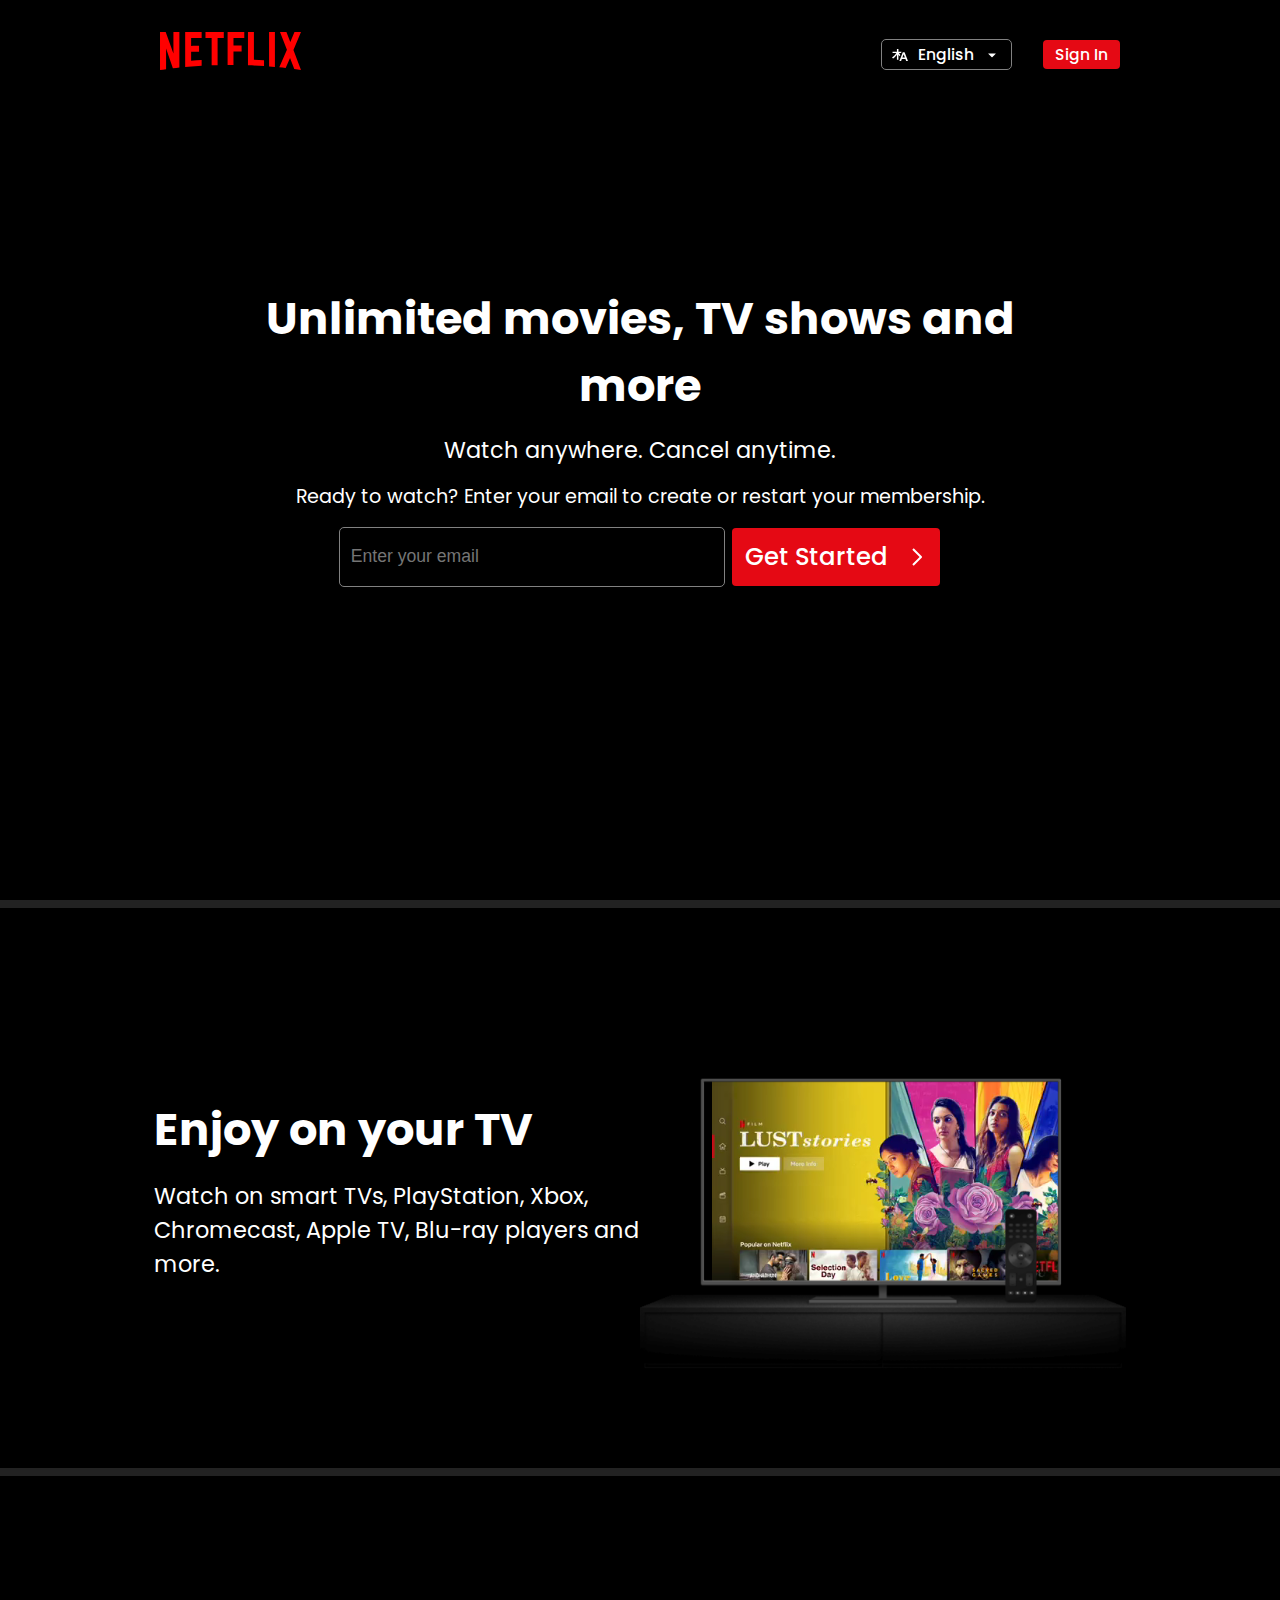
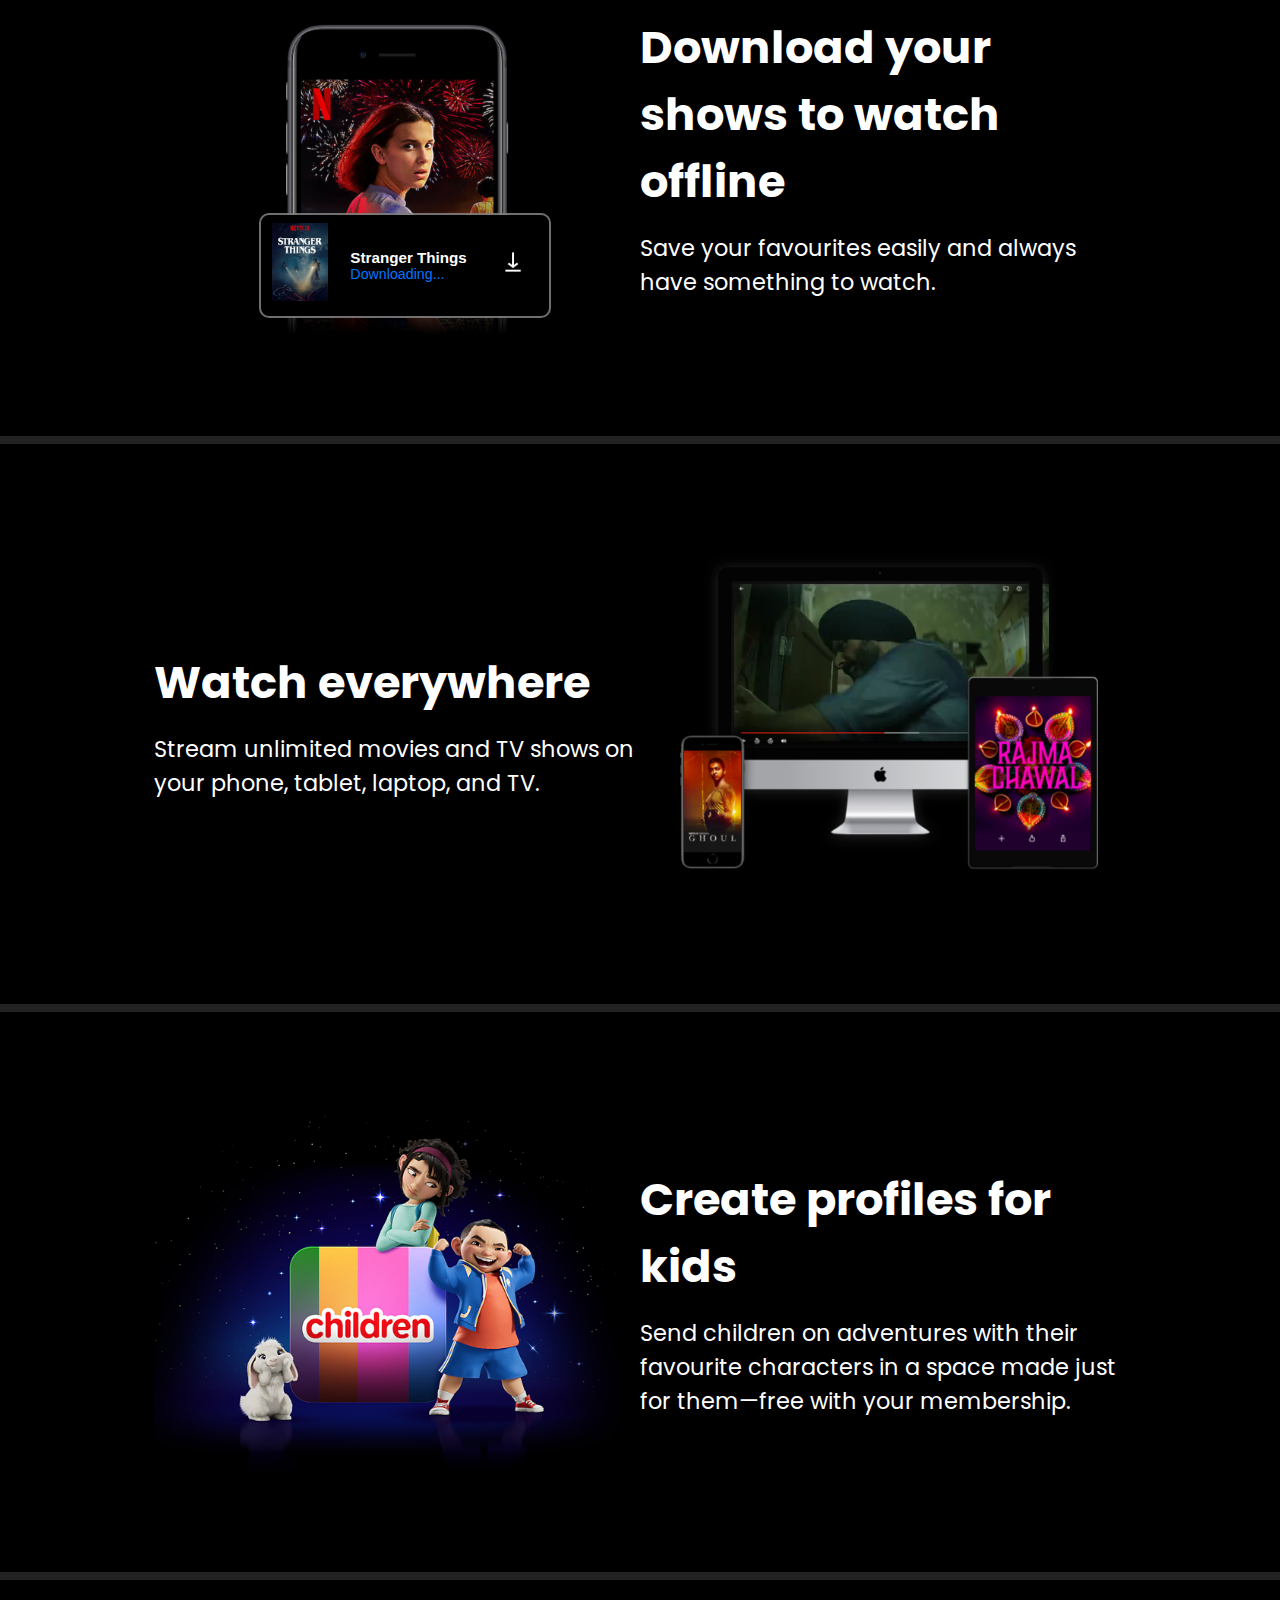
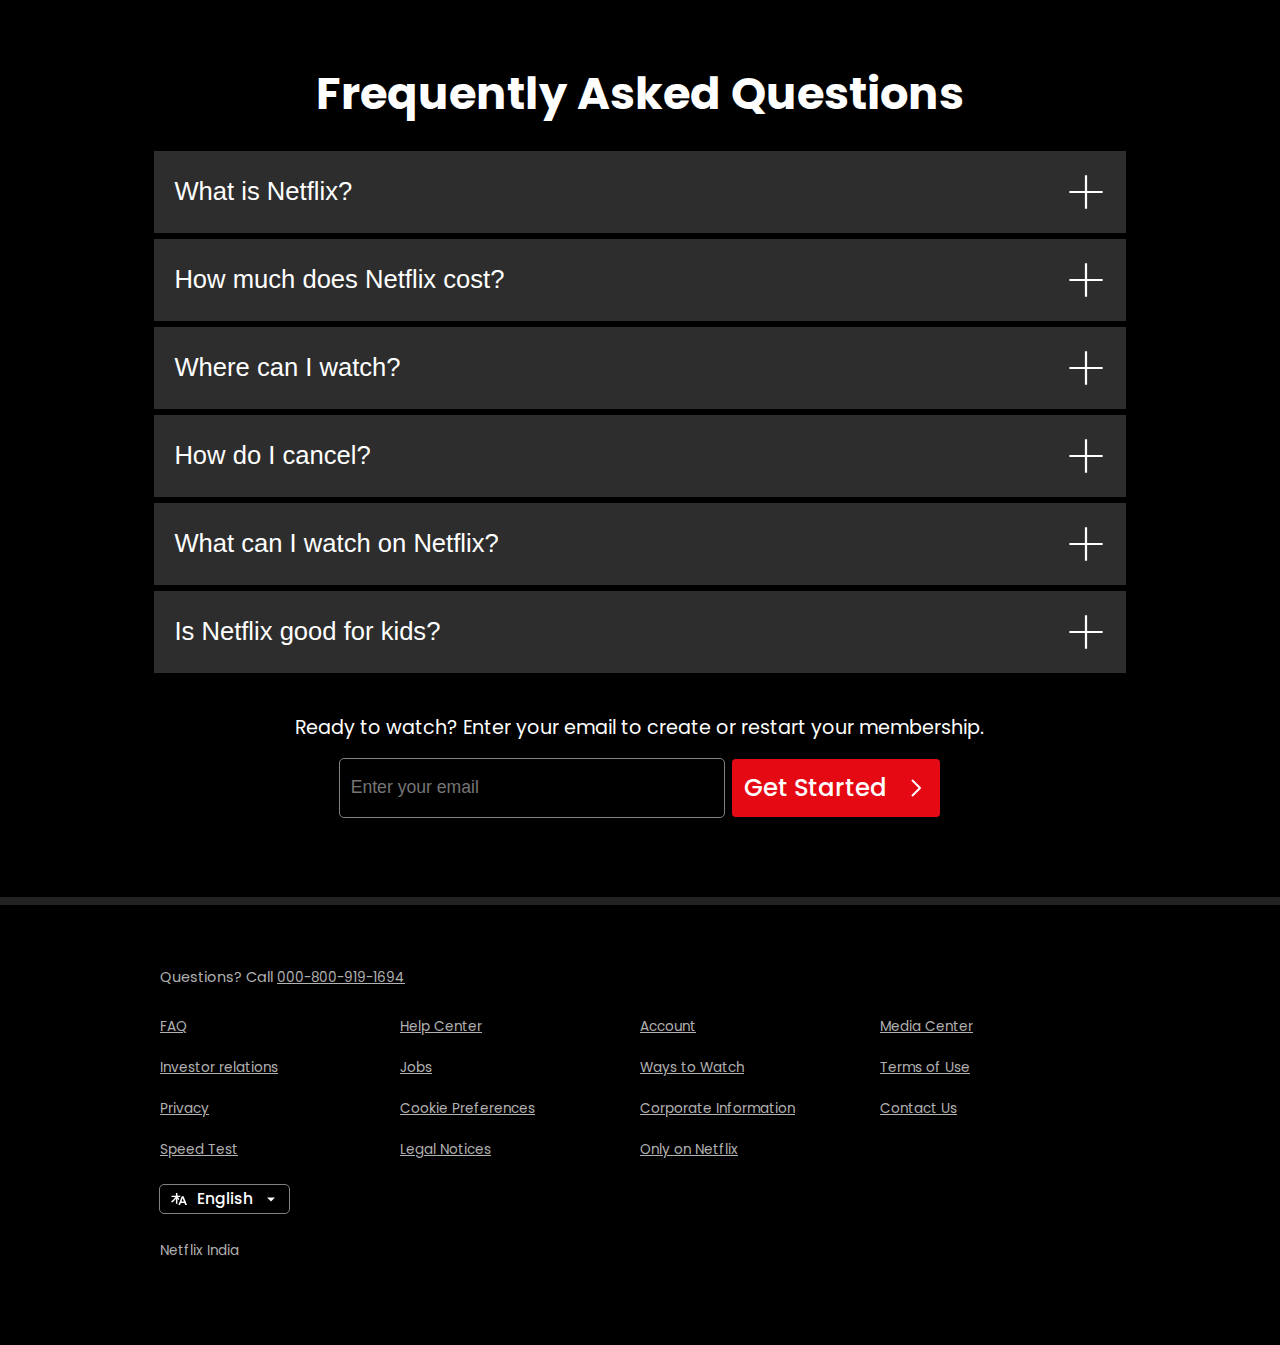
<file: video 53 (Project 1)/index.html>
<!DOCTYPE html>
<html lang="en">

<head>
    <meta charset="UTF-8">
    <meta name="viewport" content="width=device-width, initial-scale=1.0">
    <title>Netflix India – Watch TV Shows Online, Watch Movies Online</title>
    <link rel="stylesheet" href="style.css">
</head>

<body>

    <div class="top_main background_img">

        <!-- Nav Bar -->
        <nav class="nav_bar flex">
            <div class="logo"><img src="assets/images/logo.svg" alt="Company Logo"></div>

            <div class="nav_right_side flex">
                <div class="lang border">
                    <a href="#" class="lang_btn flex s_bold_text">
                        <img src="assets/images/lang.svg" class=""> English
                        <img src="assets/images/langDrop.svg" class="">
                    </a>
                </div>
                <a href="#" class="sign_in_btn s_bold_text btn">Sign In</a>
            </div>
        </nav>

        <!-- Hero Section -->
        <header class="hero_section flex">
            <h1 class="main_heading text_center">Unlimited movies, TV shows and more</h1>
            <p class="tagline text_center">Watch anywhere. Cancel anytime.</p>

            <div class="email_section">
                <div class="email_inner_section flex">
                    <div class="para text_center ">Ready to watch? Enter your email to create or restart your
                        membership.</div>
                    <div class="email_box flex">
                        <input type="email" placeholder="Enter your email" class="border">
                        <a href="#" class="get_started_btn btn flex text_center">Get Started <img
                                src="assets/images/right.svg"></a>
                    </div>
                </div>
            </div>
        </header>
    </div>


    <div class="seperator"></div>
    <!-- Feature Section -->
    <section class="features_section">
        <div class="container flex features_container">
            <div class="feature_description flex">
                <h1>Enjoy on your TV</h1>
                <p>Watch on smart TVs, PlayStation, Xbox, Chromecast, Apple TV, Blu-ray players and more.</p>
            </div>
            <div class="feature_img-vid flex">
                <video class="feature_vid feature_vid-1" src="assets/videos/video1.m4v" autoplay muted loop></video>
                <img class="feature_img" src="assets/images/tv.png" alt="Tv">
            </div>
        </div>
    </section>

    <div class="seperator"></div>
    <section class="features_section">
        <div class="container flex features_container">
            <div class="feature_img-vid flex">
                <div>
                    <img class="feature_img" src="assets/images/mobile.jpg" alt="Tv">
                    <!-- feature Card -->
                    <div class="outter_of_card">
                    <div class="back_of_card flex">
                        <div class="card_img"><img src="assets/images/mobileShow.png"></div>
                        <div class="card_texts">
                            <div class="top_text">Stranger Things</div>
                            <div class="down_text">Downloading...</div>
                        </div>
                        <div class="card_icon"><img src="assets/images/download-icon.gif" alt="Download icon"></div>
                    </div>
                    </div>
                </div>
            </div>
            <div class="feature_description flex">
                <h1>Download your shows to watch offline</h1>
                <p>Save your favourites easily and always have something to watch.</p>
            </div>
        </div>
    </section>

    <div class="seperator"></div>
    <section class="features_section">
        <div class="container flex features_container">
            <div class="feature_description flex">
                <h1>Watch everywhere</h1>
                <p>Stream unlimited movies and TV shows on your phone, tablet, laptop, and TV.</p>
            </div>
            <div class="feature_img-vid flex">
                <video class="feature_vid feature_vid-2" src="assets/videos/video2.m4v" autoplay muted loop></video>
                <img class="feature_img" src="assets/images/appleDevice.png" alt="Tv">
            </div>
        </div>
    </section>

    <div class="seperator"></div>
    <section class="features_section">
        <div class="container flex features_container">
            <div class="feature_img-vid flex">
                <img class="feature_img" src="assets/images/children.png" alt="Tv">
            </div>
            <div class="feature_description flex">
                <h1>Create profiles for kids</h1>
                <p>Send children on adventures with their favourite characters in a space made just for them—free with
                    your membership.</p>
            </div>
        </div>
    </section>


    <div class="seperator"></div>
    <!-- FAQs Section -->
    <section class="faq_section container">
        <div class="faq_container flex">
            <div class="faq_heading flex text_center">
                <h1>Frequently Asked Questions</h1>
            </div>

            <div class="faq_down_open">

                <ul class="faq_btns flex">
                    <button class="faq_btn flex">
                        <span class="left_faq_text">
                            <p>What is Netflix?</p>
                        </span>
                        <div class="right_faq_img"></div>
                    </button>
                    <button class="faq_btn flex">
                        <span class="left_faq_text">
                            <p>How much does Netflix cost?</p>
                        </span>
                        <div class="right_faq_img"></div>
                    </button>
                    <button class="faq_btn flex">
                        <span class="left_faq_text">
                            <p>Where can I watch?</p>
                        </span>
                        <div class="right_faq_img"></div>
                    </button>
                    <button class="faq_btn flex">
                        <span class="left_faq_text">
                            <p>How do I cancel?</p>
                        </span>
                        <div class="right_faq_img"></div>
                    </button>
                    <button class="faq_btn flex">
                        <span class="left_faq_text">
                            <p>What can I watch on Netflix?</p>
                        </span>
                        <div class="right_faq_img"></div>
                    </button>
                    <button class="faq_btn flex">
                        <span class="left_faq_text">
                            <p>Is Netflix good for kids?</p>
                        </span>
                        <div class="right_faq_img"></div>
                    </button>
                </ul>

            </div>

            <div class="email_section faq_email">
                <div class="email_inner_section flex">
                    <div class="para text_center ">Ready to watch? Enter your email to create or restart your
                        membership.</div>
                    <div class="email_box flex">
                        <input type="email" placeholder="Enter your email" class="border">
                        <a class="get_started_btn btn flex text_center">Get Started <img
                                src="assets/images/right.svg"></a>
                    </div>
                </div>
            </div>
        </div>
    </section>


    <div class="seperator"></div>
    <!-- Footer -->
    <footer class="footer-section">
        <div class="footer_inner_container flex wid-100">
            <div class="footer_heading wid-100">
                <span class="footer_text">Questions? Call </span>
                <a href="#"class="footer_text footer_anchor_text">000-800-919-1694</a>
            </div>
            <div class="footer_options wid-100">
                <ul class="flex wid-100">
                    <li><a href="#" class="footer_text footer_anchor_text">FAQ</a></li>
                    <li><a href="#" class="footer_text footer_anchor_text">Help Center</a></li>
                    <li><a href="#" class="footer_text footer_anchor_text">Account</a></li>
                    <li><a href="#" class="footer_text footer_anchor_text">Media Center</a></li>
                    <li><a href="#" class="footer_text footer_anchor_text">Investor relations</a></li>
                    <li><a href="#" class="footer_text footer_anchor_text">Jobs</a></li>
                    <li><a href="#" class="footer_text footer_anchor_text">Ways to Watch</a></li>
                    <li><a href="#" class="footer_text footer_anchor_text">Terms of Use</a></li>
                    <li><a href="#" class="footer_text footer_anchor_text">Privacy</a></li>
                    <li><a href="#" class="footer_text footer_anchor_text">Cookie Preferences</a></li>
                    <li><a href="#" class="footer_text footer_anchor_text">Corporate Information</a></li>
                    <li><a href="#" class="footer_text footer_anchor_text">Contact Us</a></li>
                    <li><a href="#" class="footer_text footer_anchor_text">Speed Test</a></li>
                    <li><a href="#" class="footer_text footer_anchor_text">Legal Notices</a></li>
                    <li><a href="#" class="footer_text footer_anchor_text">Only on Netflix</a></li>
                </ul>
            </div>
            <div class="footer_lang">
                <div>
                    <div class="lang border">
                        <a href="#" class="lang_btn flex s_bold_text">
                            <img src="assets/images/lang.svg" class=""> English
                            <img src="assets/images/langDrop.svg" class="">
                        </a>
                    </div>
                </div>
            </div>
            <div class="footer_brand wid-100">
                <span class="footer_text">Netflix India</span>
            </div>
    </footer>

    <div class="space1"></div>

</body>

</html>
</file>
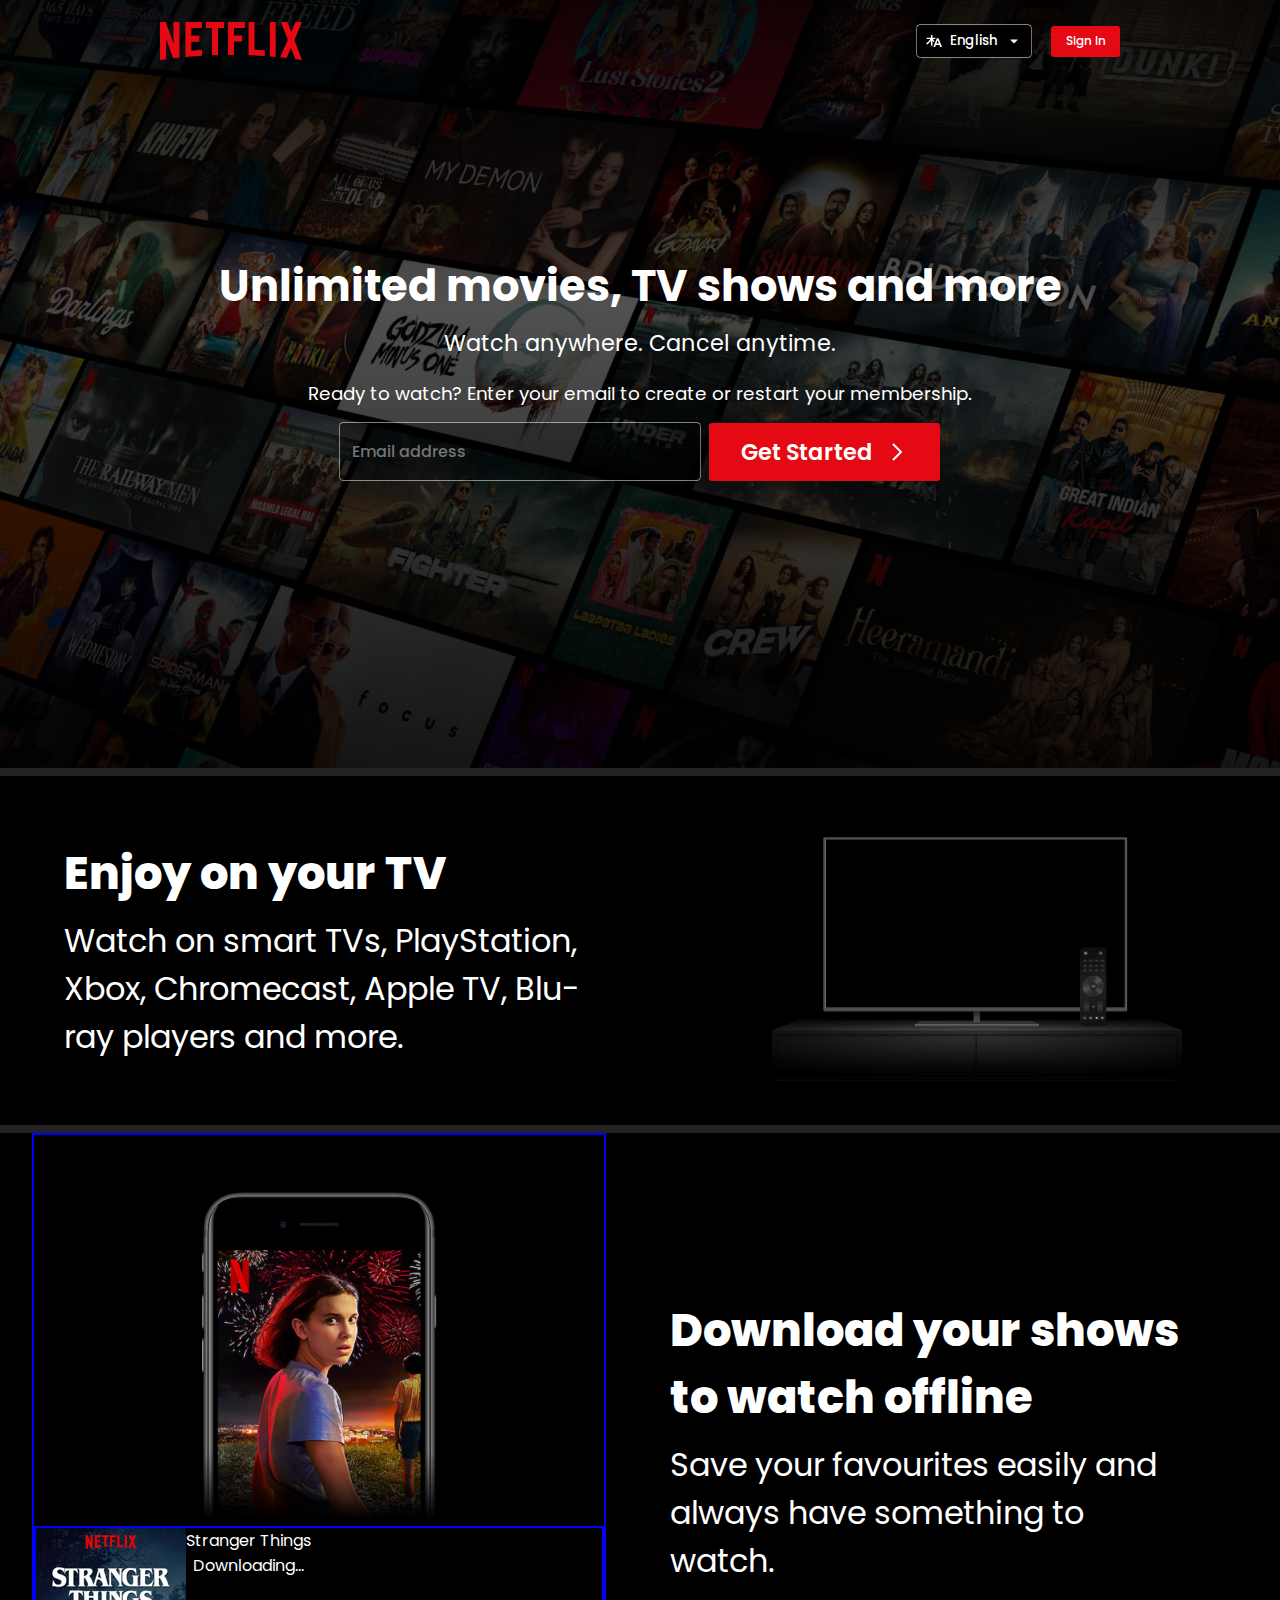
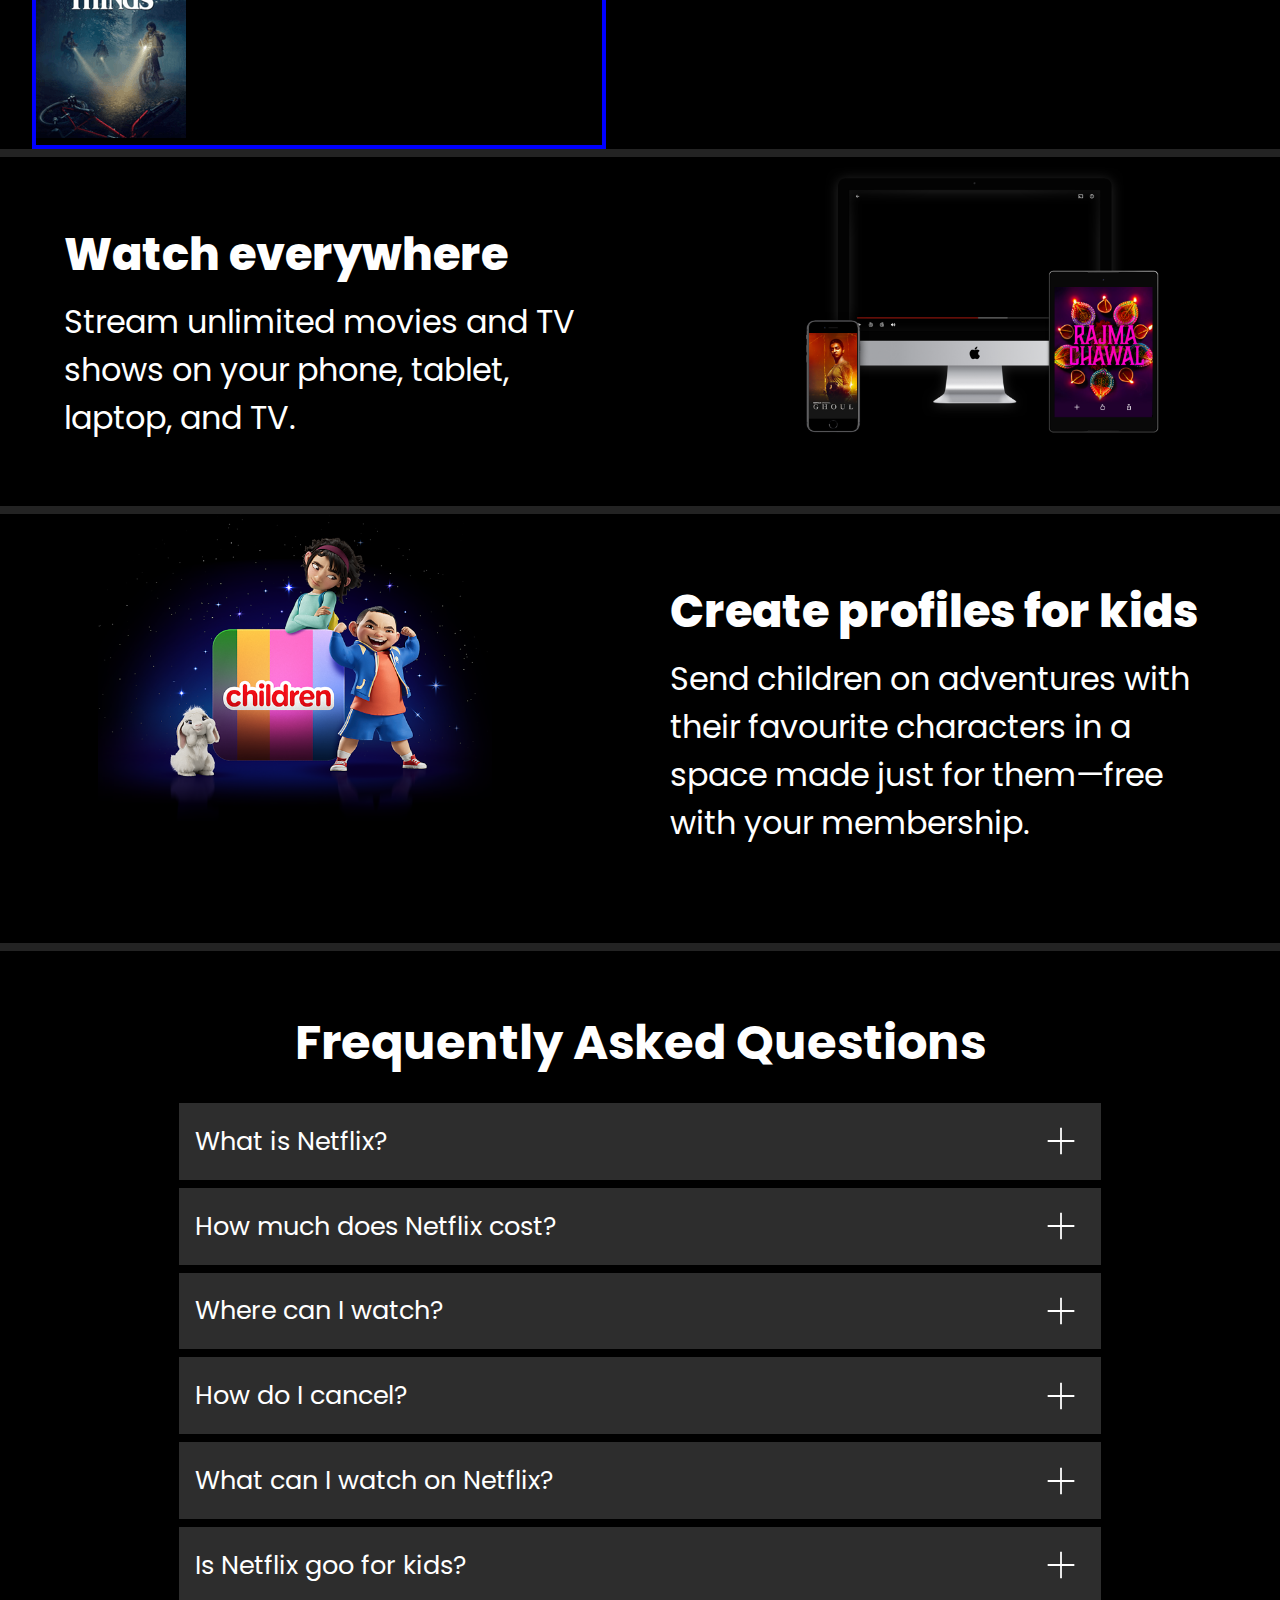
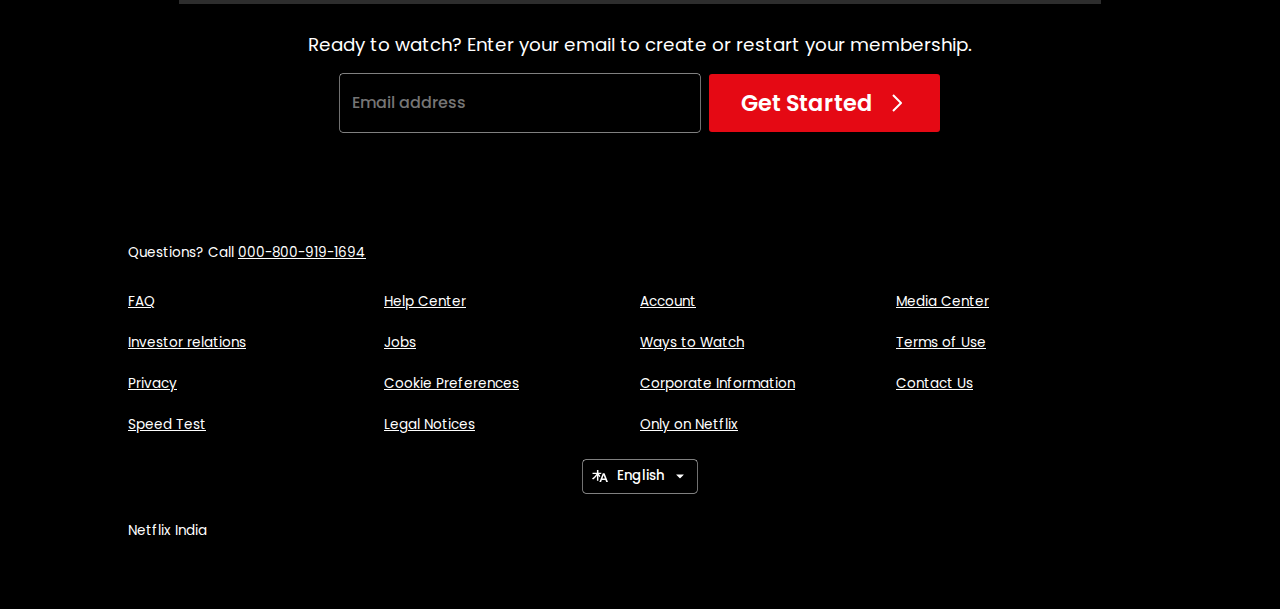
<file: video 53 (Project 1)/My/index.html>
<!DOCTYPE html>
<html lang="en">

<head>
    <meta charset="UTF-8">
    <meta name="viewport" content="width=device-width, initial-scale=1.0">
    <!-- <title>Netflix India – Watch TV Shows Online, Watch Movies Online</title> -->
    <title>Netflix</title>
    <link rel="stylesheet" href="style.css">
</head>

<body>

    <div class="main">

        <nav class="navbar">
            <div class="logo"><img src="assets/images/logo.svg"></div>

            <div class="buttons">
                <button class="lang btn border"><img src="assets/images/lang.svg"><span>English</span><img
                        src="assets/images/langDrop.svg"></button>
                <button class="sign_in btn">Sign In</button>
            </div>
        </nav>

        <div class="hero">
            <div class="container">
                <h1 class="top">Unlimited movies, TV shows and more</h1>
                <p class="mid">Watch anywhere. Cancel anytime.</p>
                <div class="email">
                    <h3 class="text">Ready to watch? Enter your email to create or restart your membership.</h3>
                    <div class="email_ip_btn">
                        <input type="text" class="email_ip border btn" placeholder="Email address">
                        <button class="get_start_btn btn">Get Started <img src="assets/images/right.svg"></button>
                    </div>
                </div>
            </div>
        </div>
    </div>

    <div class="separation"></div>

    <div class="features">
        <div class="row row1" name="row1">
            <div class="left">
                <h2>Enjoy on your TV</h2>
                <p>Watch on smart TVs, PlayStation, Xbox, Chromecast, Apple TV, Blu-ray players and more.</p>
            </div>
            <div class="right">
                <img src="assets/images/tv.png">
            </div>
        </div>

        <div class="separation"></div>
        
        <div class="row row2" name="row2">
            <div class="right">
                <div class="mobile_back">
                    <img src="assets/images/mobile.jpg">
                    <div class="hoverDownloading">
                        <div class="img1"><img src="assets/images/mobileShow.png"></div>
                        <div class="text_downloading">
                            <div class="text_1">Stranger Things</div>
                            <div class="text_2">Downloading...</div>
                        </div>
                        
                        <div class="img2"></div>
                    </div>
                </div>
            </div>
            <div class="left">
                <h2>Download your shows to watch offline</h2>
                <p>Save your favourites easily and always have something to watch.</p>
            </div>
        </div>
        <div class="separation"></div>
        <div class="row row3" name="row3">
            <div class="left">
                <h2>Watch everywhere</h2>
                <p>Stream unlimited movies and TV shows on your phone, tablet, laptop, and TV.</p>
            </div>
            <div class="right">
                <img src="assets/images/appleDevice.png">
            </div>
        </div>
        <div class="separation"></div>
        <div class="row row4" name="row4">
            <div class="right">
                <img src="assets/images/children.png">
            </div>
            <div class="left">
                <h2>Create profiles for kids</h2>
                <p>Send children on adventures with their favourite characters in a space made just for them—free with
                    your membership.</p>
            </div>
        </div>
    </div>

    <div class="separation"></div>

    <div class="FAQs_section">
        <div class="FAQs_block">
            <div class="FAQs_container">
                <h2>Frequently Asked Questions</h2>
                <div class="FAQs">
                    <ul class="FAQs_list">
                        <li class="FAQ_all FAQ_1">
                            <button class="btn1 btn_FAQ">
                                <span class="left_span_text">What is Netflix?</span>
                                <div class="right_span_icon"></div>
                            </button>
                        </li>
                        <li class="FAQ_all FAQ_2">
                            <button class="btn1 btn_FAQ">
                                <span class="left_span_text">How much does Netflix cost?</span>
                                <div class="right_span_icon"></div>
                            </button>
                        </li>
                        <li class="FAQ_all FAQ_3">
                            <button class="btn1 btn_FAQ">
                                <span class="left_span_text">Where can I watch?</span>
                                <div class="right_span_icon"></div>
                            </button>
                        </li>
                        <li class="FAQ_all FAQ_4">
                            <button class="btn1 btn_FAQ">
                                <span class="left_span_text">How do I cancel?</span>
                                <div class="right_span_icon"></div>
                            </button>
                        </li>
                        <li class="FAQ_all FAQ_5">
                            <button class="btn1 btn_FAQ">
                                <span class="left_span_text">What can I watch on Netflix?</span>
                                <div class="right_span_icon"></div>
                            </button>
                        </li>
                        <li class="FAQ_all FAQ_6">
                            <button class="btn1 btn_FAQ">
                                <span class="left_span_text">Is Netflix goo for kids?</span>
                                <div class="right_span_icon"></div>
                            </button>
                        </li>
                    </ul>
                    <div class="email">
                        <h3 class="text">Ready to watch? Enter your email to create or restart your membership.</h3>
                        <div class="email_ip_btn FAQ_email_ip_btn">
                            <input type="text" class="email_ip border btn FAQ_email_ip" placeholder="Email address">
                            <button class="get_start_btn btn FAQ_get_start_btn">Get Started
                                <img src="assets/images/right.svg">
                            </button>
                        </div>
                    </div>
                </div>
            </div>
        </div>
    </div>

    <!-- <div class="separation"></div>

    <div class="footer"></div> -->

    <div class="seperator"></div>
    <!-- Footer -->
    <footer class="footer-section">
        <div class="footer_inner_container flex wid-100">
            <div class="footer_heading wid-100">
                <span class="footer_text">Questions? Call </span><a href="#"
                    class="footer_text footer_anchor_text">000-800-919-1694</a>
            </div>
            <div class="footer_options wid-100">
                <ul class="flex wid-100">
                    <li><a href="#" class="footer_text footer_anchor_text">FAQ</a></li>
                    <li><a href="#" class="footer_text footer_anchor_text">Help Center</a></li>
                    <li><a href="#" class="footer_text footer_anchor_text">Account</a></li>
                    <li><a href="#" class="footer_text footer_anchor_text">Media Center</a></li>
                    <li><a href="#" class="footer_text footer_anchor_text">Investor relations</a></li>
                    <li><a href="#" class="footer_text footer_anchor_text">Jobs</a></li>
                    <li><a href="#" class="footer_text footer_anchor_text">Ways to Watch</a></li>
                    <li><a href="#" class="footer_text footer_anchor_text">Terms of Use</a></li>
                    <li><a href="#" class="footer_text footer_anchor_text">Privacy</a></li>
                    <li><a href="#" class="footer_text footer_anchor_text">Cookie Preferences</a></li>
                    <li><a href="#" class="footer_text footer_anchor_text">Corporate Information</a></li>
                    <li><a href="#" class="footer_text footer_anchor_text">Contact Us</a></li>
                    <li><a href="#" class="footer_text footer_anchor_text">Speed Test</a></li>
                    <li><a href="#" class="footer_text footer_anchor_text">Legal Notices</a></li>
                    <li><a href="#" class="footer_text footer_anchor_text">Only on Netflix</a></li>
                </ul>
            </div>
            <div class="footer_lang" style="display: flex; align-items: start; justify-content: start;">
                <div>
                    <button class="lang btn border"><img src="assets/images/lang.svg">
                        <span>English</span><img
                        src="assets/images/langDrop.svg"></button>
                </div>
            </div>
            <div class="footer_brand wid-100">
                <span class="footer_text">Netflix India</span>
            </div>
    </footer>
    <div class="space1"></div>

</body>

</html>
</file>
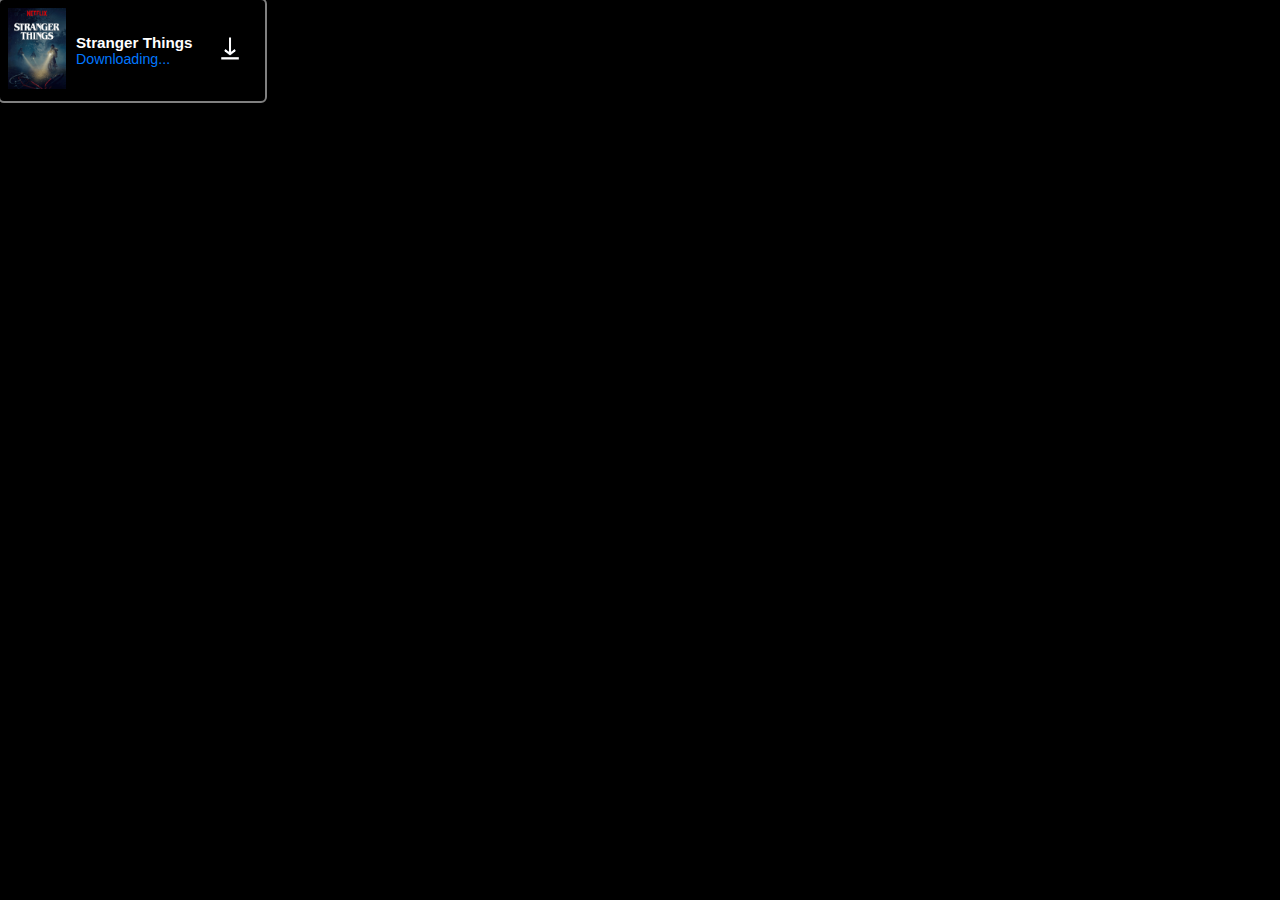
<file: video 53 (Project 1)/card.html>
<!DOCTYPE html>
<html lang="en">
<head>
    <meta charset="UTF-8">
    <meta name="viewport" content="width=device-width, initial-scale=1.0">
    <title>Cards</title>
    <style>
        *{
            padding: 0px;
            margin: 0px;
        }

        body {
            background-color: black;
        }

        .back_of_card {
            padding: .5rem;
            background-color: rgb(0, 0, 0);
            display: flex;
            flex-direction: row;
            align-items: center;
            justify-content: center;
            gap: .65rem;
            overflow: hidden;

            width: fit-content;
            max-width: 18rem;
            border-radius: 4px;
            outline: 2.5px solid grey;
        }

        .card_img img {
            width: 3.6rem;
        }

        .top_text {
            color: white;
            font-size: .95rem;
            font-weight: 600;
            font-family: sans-serif;
        }

        .down_text {
            color: rgb(0, 119, 255);
            font-size: .89rem;
            font-family: sans-serif;
        }

        .card_icon img {
            width: 3.4rem;
        }
    </style>
</head>
<body>
    
    <div class="back_of_card">
        <div class="card_img"><img src="assets/images/mobileShow.png"></div>
        <div class="card_texts">
            <div class="top_text">Stranger Things</div>
            <div class="down_text">Downloading...</div>
        </div>
        <div class="card_icon"><img src="assets/images/download-icon.gif" alt="Download icon"></div>
    </div>

</body>
</html>
</file>
<file: video 53 (Project 1)/style.css>
@import url('https://fonts.googleapis.com/css2?family=Poppins:ital,wght@0,100;0,200;0,300;0,400;0,500;0,600;0,700;0,800;0,900;1,100;1,200;1,300;1,400;1,500;1,600;1,700;1,800;1,900&family=Roboto:ital,wght@0,100;0,300;0,400;0,500;0,700;0,900;1,100;1,300;1,400;1,500;1,700;1,900&display=swap');
*{
    margin: 0;
    padding: 0;
    box-sizing: border-box;
}

:root {
    --primary-text-color : white;
    --download-text-color : blue;
    --button-color : #E50914;
    --hover-button-color : #C11119;
    --faqs-back-color : #2D2D2D;
    --hover-faqs-back-color :#414141;
    --footer-text-color: rgba(255, 255, 255, 0.702);
}

body {
    font-family: 'Poppins', 'Roboto';
    background-color: black;
    overflow-x: hidden;
    max-width: 100vw;
    height: 100vh;
    color: var(--primary-text-color);
}

.background_img {
    max-width: 100vw;
    height: 100%;
    background-image: linear-gradient(rgba(0, 0, 0, 0.824), rgba(0, 0, 0, 0.452), rgba(0, 0, 0, 0.884)), url("https://assets.nflxext.com/ffe/siteui/vlv3/655a9668-b002-4262-8afb-cf71e45d1956/5ff265b6-3037-44b2-b071-e81750b21783/IN-en-20240715-POP_SIGNUP_TWO_WEEKS-perspective_WEB_c6d6616f-4478-4ac2-bdac-f54b444771dd_large.jpg"); /*url(assets/images/bg.jpeg);*/
    background-repeat: no-repeat;
    background-position: center;
    background-size: cover;
}


/* utility classes */

.flex {
    display: flex;
    justify-content: center;
    align-items: center;
}

.container {
    max-width: 76vw;
    margin-inline: auto;
    /* border: 2px solid red; */
}

.seperator {
    width: 100%;
    height: .5rem;
    background-color: #222222;
}

h1 {
    width: 100%;
    font-size: 2.8rem;
    font-weight: 700;
}

p {
    width: 100%;
    font-size: 1.4rem;
    color: var(--primary-text-color);
}

a {
    text-decoration: none;
    color: var(--primary-text-color);
}

a:hover {
    cursor: pointer;
}

.text_center {
    text-align: center;
}

li {
    list-style: none;
}

.border {
    border: none;
    border-radius: 4px;
    outline: 1.5px solid rgb(129, 129, 129);
    padding: .16rem .67rem;
    background-color: rgba(0, 0, 0, 0.329);
}

.s_bold_text {
    font-weight: 500;
    font-size: .97rem;
}

.btn {
    background-color: var(--button-color);
    border-radius: 4px;
    padding: .16rem .75rem;
    text-align: center;
}

.btn:hover {
    cursor: pointer;
}

.footer_text {
    font-size: .85rem;
    font-weight: 400;
    color: var(--footer-text-color);
    text-align: left;
}

.footer_anchor_text {
    text-decoration: underline;
    text-decoration-color: var(--footer-text-color);
}

.wid-100 {
    width: 100%;
}

.top_main {
    max-height: 100vh;
}

/* nav bar */

.nav_bar {
    justify-content: space-between;
    padding: 2rem 4rem;
    max-height: 8rem;
    margin-inline: 6rem;
}

.logo img {
    width: 8.8rem;
}

.nav_right_side {
    gap: 2rem;
    max-height: 6rem;
}

.lang_btn {
    gap: .62rem;
}


/* hero section */

.hero_section {
    max-width: 65vw;
    margin-inline: auto;
    margin-top: 11rem;
    flex-direction: column;
    gap: .89rem;
}

.email_section {
    height: 6.5rem;
    width: 100%;
}

.email_inner_section {
    height: 100%;
    flex-direction: column;
    justify-content: flex-start;
    margin: 0 1.5rem;
}

.para {
    width: 100%;
    font-size: 1.2rem;
}

.email_box {
    height: 100%;
    max-width: 100%;
    gap: .5rem;   
    margin-inline: auto;
    margin-top: 1.1rem;
}

.email_box input {
    height: 100%;
    width: 24rem;
    font-weight: 400;
    font-size: 1.1rem;
    color: var(--primary-text-color);
}

.get_started_btn {
    height: 100%;
    width: 13rem;
    font-weight: 500;
    font-size: 1.52rem;
    flex-direction: row;
    gap: 1rem;
}


/* features section */

.features_section {
    padding: 5rem 0;
}

.features_container {
    height: 25rem;
    margin-inline: auto;
}

.feature_description {
    width: 50%;
    flex-direction: column;
    align-items: flex-start;
    gap: 1rem;
}

.feature_img-vid {
    height: 100%;
    width: 50%;
    overflow: hidden;
    position: relative;
}

/* Feature Card */

.outter_of_card {
    width: 100%;
    height: 100%;
    position: absolute;
    left: 0;
    top: 0;
}

.back_of_card {
    padding: .5rem;
    background-color: rgb(0, 0, 0);
    flex-direction: row;
    justify-content: space-around;
    gap: 1rem;
    overflow: hidden;
    width: 18rem;
    max-width: 18rem;
    border-radius: .5rem;
    outline: 2.5px solid rgba(128, 128, 128, 0.87);
    position: absolute;
    bottom: 10%;
    left: 22%;
}

.card_img img {
    width: 3.5rem;
}

.top_text {
    color: white;
    font-size: .95rem;
    font-weight: 600;
    font-family: sans-serif;
}

.down_text {
    color: rgb(0, 119, 255);
    font-size: .89rem;
    font-family: sans-serif;
}

.card_icon img {
    width: 3rem;
}

.feature_img {
    width: 100%;
    z-index: 1;
}

.feature_vid {
    position: absolute;
    z-index: 0;
}

.feature_vid-1 {
    width: 23.3rem;
    top: 5.4rem;
    left: 4.52rem;
}

.feature_vid-2 {
    width: 19.7rem;
    top: 3.1rem;
    left: 5.9rem;
}

.feature_img img {
    width: 100%;
}


/* FAQ Section */

.faq_section {
    margin: 5rem auto;
    width: 100%;
}

.faq_container {
    width: 100%;
    height: fit-content;
    flex-direction: column;
    gap: 1.5rem;
}

.faq_heading {
    width: 100%;
}

.faq_down_open {
    width: 100%;
}

.faq_btns {
    flex-direction: column;
    gap: .4rem;
}

.faq_btn {
    width: 100%;
    border: none;
    background-color: var(--faqs-back-color);
    justify-content: space-between;
    padding: 1.3rem;
    transition: all .2s ease-in-out;
}

.faq_btn:hover {
    cursor: pointer;
    background-color: var(--hover-faqs-back-color);
}

.left_faq_text p {
    font-size: 1.6rem;
    font-weight: 500;
}

.right_faq_img {
    height: 2.5rem;
    width: 2.5rem;
    background-image: url("assets/images/plus.svg");
    background-repeat: no-repeat;
    background-position: center;
    background-size: contain;
}

.faq_email {
    margin: 1rem 0 0 0;
}


/* Footer section */

.footer-section {
    margin: 3.7rem auto;
    width: 75vw;
}

.footer_inner_container {
    flex-direction: column;
    align-items: start;
    gap: 1.5rem;
}

.footer_heading>span {
    font-size: .9rem;
}

.footer_options ul {
    justify-content: start;
    flex-wrap: wrap;
    gap: 1rem;
}

.footer_options ul li {
    flex: 0 0 calc(25% - 1rem);
    width: 100%;
}

.space1 {
    height: 1.5rem;
}
</file>
<file: video 53 (Project 1)/My/style.css>
@import url('https://fonts.googleapis.com/css2?family=Poppins:ital,wght@0,100;0,200;0,300;0,400;0,500;0,600;0,700;0,800;0,900;1,100;1,200;1,300;1,400;1,500;1,600;1,700;1,800;1,900&display=swap');

* {
    margin: 0;
    padding: 0;
    font-family: 'Poppins';
    box-sizing: border-box;
}

body {
    background-color: black;
    color: white;
}

.main {
    height: 42rem;
    position: relative;
    z-index: -2;
    background-image: linear-gradient(to top, rgb(0 0 0 / 89%) 0, rgb(0 0 0 / 58%) 60%, rgb(0 0 0 / 89%) 100%), url("assets/images/bg.jpeg");
    background-position: center center;
    background-size: cover;
    background-repeat: no-repeat;
    overflow: hidden;
}

.navbar {
    width: 76vw;
    height: 2.9rem;
    padding: 24px 0px 0px 0px;
    margin: auto;
    z-index: 1;
    display: flex;
    flex-wrap: wrap;
    align-items: center;
    justify-content: space-between;
}

.logo {
    width: 9.2rem;
    height: 100%;
    display: flex;
    align-items: center;
}

.buttons {
    display: flex;
    align-items: center;
    gap: 20px;
    display: flex;
    flex-wrap: wrap;
}

.btn {
    border: none;
    border-radius: 3px;
    color: white;
    font-weight: 500;
    background-color: #E50914;
}

.lang {
    background-color: rgba(0, 0, 0, 1);
    display: flex;
    align-items: center;
    gap: 7px;
    padding: 0.39rem 0.6rem;
}

.sign_in {
    padding: 0.4rem 0.9rem;
    font-size: 0.75rem;
}

.border {
    box-shadow: 0px 0px 0px 0.44px white;
}



/* Hero Section */

.hero {
    width: 100VW;
    height: 100%;
    display: flex;
    flex-direction: column;
    justify-content: center;
    align-items: center;
    padding: 12rem 0 0 0;
}

.hero .container {
    height: 100%;
    display: flex;
    flex-direction: column;
    flex-wrap: wrap;
    text-align: center;
}

.container .top {
    font-size: 2.5rem;
    margin-bottom: 0.7rem;
}

.container .mid {
    font-size: 1rem;
    font-weight: 300;
}

.email {
    height: fit-content;
    display: flex;
    flex-direction: column;
    text-align: center;
    align-items: center;
    margin-top: 1.2rem;
    padding: 0px 1rem;
}

.email .text {
    font-size: 1.1rem;
    font-weight: 300;
}

.email_ip_btn {
    width: 100%;
    margin: 1rem auto 0;
    display: flex;
    justify-content: center;
    align-items: center;
}

.email_ip {
    width: 22.5em;
    text-align: left;
    padding: 13px 10px;
    background-color: rgba(0, 0, 0, 0.3);
    font-size: 1rem;
}

.get_start_btn {
    padding: 0.75rem 2rem;
    margin-left: 0.6rem;
    box-sizing: border-box;
    font-size: 1.2rem;
    font-weight: 600;
    display: flex;
    justify-content: center;
    align-items: center;
}

.get_start_btn>img {
    display: flex;
    align-items: center;
    margin-left: 0.7rem;
}

.separation {
    border-bottom: 0.5rem solid rgb(35, 35, 35);
}


/* -------Features------- */

.features {
    display: flex;
    flex-direction: column;
    padding: 0rem 0rem 2rem 0rem;
    overflow: hidden;
}

/* ------row-1------ */
.features .row {
    display: flex;
    margin: 5rem 6rem;
}

.left {
    width: 100%;
    display: flex;
    flex-direction: column;
    justify-content: center;
    align-items: flex-start;
    padding: 4rem;
    overflow: hidden;
}

.left>h2 {
    font-size: 2.8rem;
    font-weight: 800;
    margin-bottom: 10px;
}

.left>p {
    font-size: 1.43rem;
    font-weight: 400;
    line-height: 2rem;
    word-spacing: -1px;
}

.right {
    width: 100%;
    text-align: center;
    overflow: hidden;
}

.right>img {
    width: 30rem;
}

/* ------row-2------ */
.row2 {
    max-width: 95vw;
    margin: 0px 0px;
    display: flex;
}

.right {
    
}

.left {

}

.right .mobile_back {
    border: 2px solid blue;
}

.right .mobile_back > img{
    width: 40vw;
}

.hoverDownloading {
    border: 2px solid blue;
    display: flex;

}

/* ------row-3------ */



/* FAQs */

.FAQs_section {
    display: flex;
    justify-content: center;
    padding: 3.5rem 0;
    height: 100%;
    box-sizing: border-box;
    color: white;
    min-height: auto;
}

.FAQs_block {
    width: calc(100% - 3.4rem);
    margin: 0 auto;
    display: flex;
    align-items: center;
    flex-direction: column;
}

.FAQs_container {
    width: 100%;
    max-width: 100%;
    text-align: center;
    display: flex;
    flex-direction: column;
    align-items: center;
}

.FAQs_container>h2 {
    font-size: 3rem;
    text-align: center;
    font-weight: 700;
}

.FAQs {
    margin: 1.5rem 0 0;
    width: 100%;
    display: flex;
    flex-direction: column;
    align-items: center;
}

.FAQs_list {
    width: 100%;
    list-style: none;
    font-size: 1.5rem;
    font-weight: 400;
    display: flex;
    flex-direction: column;
    align-items: center;
}

.FAQ_all {
    display: flex;
    flex-wrap: wrap;
    align-items: center;
    width: 100%;
    height: fit-content;
    margin-bottom: 0.5rem;
}

.btn_FAQ {
    height: 100%;
    width: 100%;
    box-sizing: border-box;
    display: flex;
    align-items: center;
    justify-content: space-between;
    padding: .9rem 1rem;
    border: none;
    background-color: #2D2D2D;
    color: white;
    font-size: 1.6rem;
}

.btn_FAQ:hover{
    background-color: #313131;
}

.right_span_icon {
    width: 3rem;
    height: 3rem;
    background-image: url("assets/images/plus.svg");
    background-size: 2rem;
    background-repeat: no-repeat;
    background-position: center;
}


/* Footer section */

.footer-section {
    margin: 2.7rem auto;
    width: 80vw;
}

.footer_inner_container {
    flex-direction: column;
    align-items: start;
    gap: 1.5rem;
}

.footer_options ul {
    justify-content: start;
    flex-wrap: wrap;
    gap: 1rem;
}

.footer_options ul li {
    flex: 0 0 calc(25% - 1rem);
    width: 100%;
}

.space1 {
    height: 1.5rem;
}


/* utility classes */

.flex {
    display: flex;
    justify-content: center;
    align-items: center;
}

.container {
    max-width: 76vw;
    margin-inline: auto;
    /* border: 2px solid red; */
}

.seperator {
    width: 100%;
    height: .5rem;
    background-color: var(--faqs-back-color);
}

a {
    text-decoration: none;
    color: var(--primary-text-color);
}

a:hover {
    cursor: pointer;
}

.text_center {
    text-align: center;
}

li {
    list-style: none;
}

.footer_text {
    font-size: .85rem;
    font-weight: 400;
    color: var(--footer-text-color);
    text-align: left;
}

.footer_anchor_text {
    text-decoration: underline;
    text-decoration-color: var(--fooyer-text-color);
}

.wid-100 {
    width: 100%;
}

/* media quiery 1 */

@media (min-width:1280px){

    .main {
        height: 48rem;
        background-image: linear-gradient(to top, rgb(0 0 0 / 89%) 0, rgb(0 0 0 / 58%) 60%, rgb(0 0 0 / 89%) 100%), url(assets/images/bg.jpeg);
    }

    .navbar {
        width: 75vw;
        height: 3.9rem;
        padding: 20px 0px 0px 0px;
    }

    .logo {
        width: 8.9rem;
    }

    .buttons {
        overflow: visible;
    }

    .lang {
        gap: 0.51rem;
        padding: 0.39rem 0.6rem;
    }

    /* hero */
    .container .top {
        font-size: 2.7rem;
        margin-bottom: 0.5rem;
    }

    .container .mid {
        font-size: 1.4rem;
        font-weight: 400;
    }

    .email .text {
        font-size: 1.15rem;
        font-weight: 400;
    }

    .email_ip {
        padding: 1.01rem 0.8rem;
    }

    .get_start_btn {
        padding: 0.75rem 2rem;
        font-size: 1.4rem;
    }

    /* features */
    .features .row {
        margin: auto;
    }

    .left>p {
        font-size: 2rem;
        font-weight: 400;
        line-height: unset;
        word-spacing: -1px;
    }

    .right>img {
        width: 32vw;
        box-sizing: border-box;
        /* padding: 3rem 4rem 3rem 1rem; */
    }
    
    /* FAQs */

    .FAQs_block {
        width: calc(100% - 22.4rem);
    }
}

/* media quiery 2 */

@media screen and (max-width:1260px) {
    .features .row {
        margin: 0rem 1rem;
    }

    .left {
        width: 100%;
        padding: 1rem;
    }

    /* FAQs */

    .FAQs_block {
        width: calc(100% - 4.8rem);
    }

}


/* media quiery 3 */

@media (min-width:600px) and (max-width:960px) {
    .lang>span {
        display: none;
    }

    .hero {
        width: 70vw;
        margin: auto;
        padding: 100px 0px 0px 0px;
    }

    .container .top {
        font-size: 2rem;
    }

    .container .mid {
        font-size: 1.3rem;
    }

    .email_ip_btn {
        margin: 1rem auto 0;

    }

    .email {
        padding: 0;
    }

    .email .text {
        font-size: 1.1rem;
        font-weight: 300;
    }

    .features {
        justify-content: center;
    }

    .features .row {
        flex-direction: column;
        margin: 0rem 1rem;
        align-items: center;
    }

    .left {
        padding: 2rem;
        align-items: center;
        text-align: center;
    }

    .left>h2 {
        font-size: 2rem;
    }

    .left>p {
        font-size: 1rem;
    }

}

/* media quiery 4 */

@media screen and (max-width: 600px) {
    .lang>span {
        display: none;
    }

    .hero {
        width: 70vw;
        margin: auto;
        padding: 80px 0px 0px 0px;
    }

    .container .top {
        font-size: 1.9rem;
    }

    .container .mid {
        font-size: 1.2rem;
    }

    .email {
        padding: 0;
    }

    .email .text {
        font-size: 1rem;
        font-weight: 300;
    }

    .email_ip_btn {
        margin: 1rem auto 0;
        flex-direction: column;
        gap: 20px;
        margin-top: 1rem;
    }

    .email_ip {
        width: 100%;
        padding: 11px 10px;
        text-overflow: ellipsis;
    }

    .get_start_btn {
        font-size: 1rem;
        padding: 0.7rem 0.99rem;
        text-align: center;
        overflow: auto;
    }

    .features {
        justify-content: center;
    }

    .features .row {
        flex-direction: column;
        margin: 0rem 1rem;
        align-items: center;
    }

    .left {
        padding: 2rem;
        align-items: center;
        text-align: center;
    }

    .left>h2 {
        font-size: 2rem;
    }

    .left>p {
        font-size: 1rem;
        text-wrap: wrap;
    }

    .right>img {
        width: 72vw;
        box-sizing: border-box;

    }
}

/* media quiery 5 */

@media screen and (max-width:250px) {
    .main {
        height: 100%;
    }

    .hero {
        margin: 20px;
    }

}
</file>
